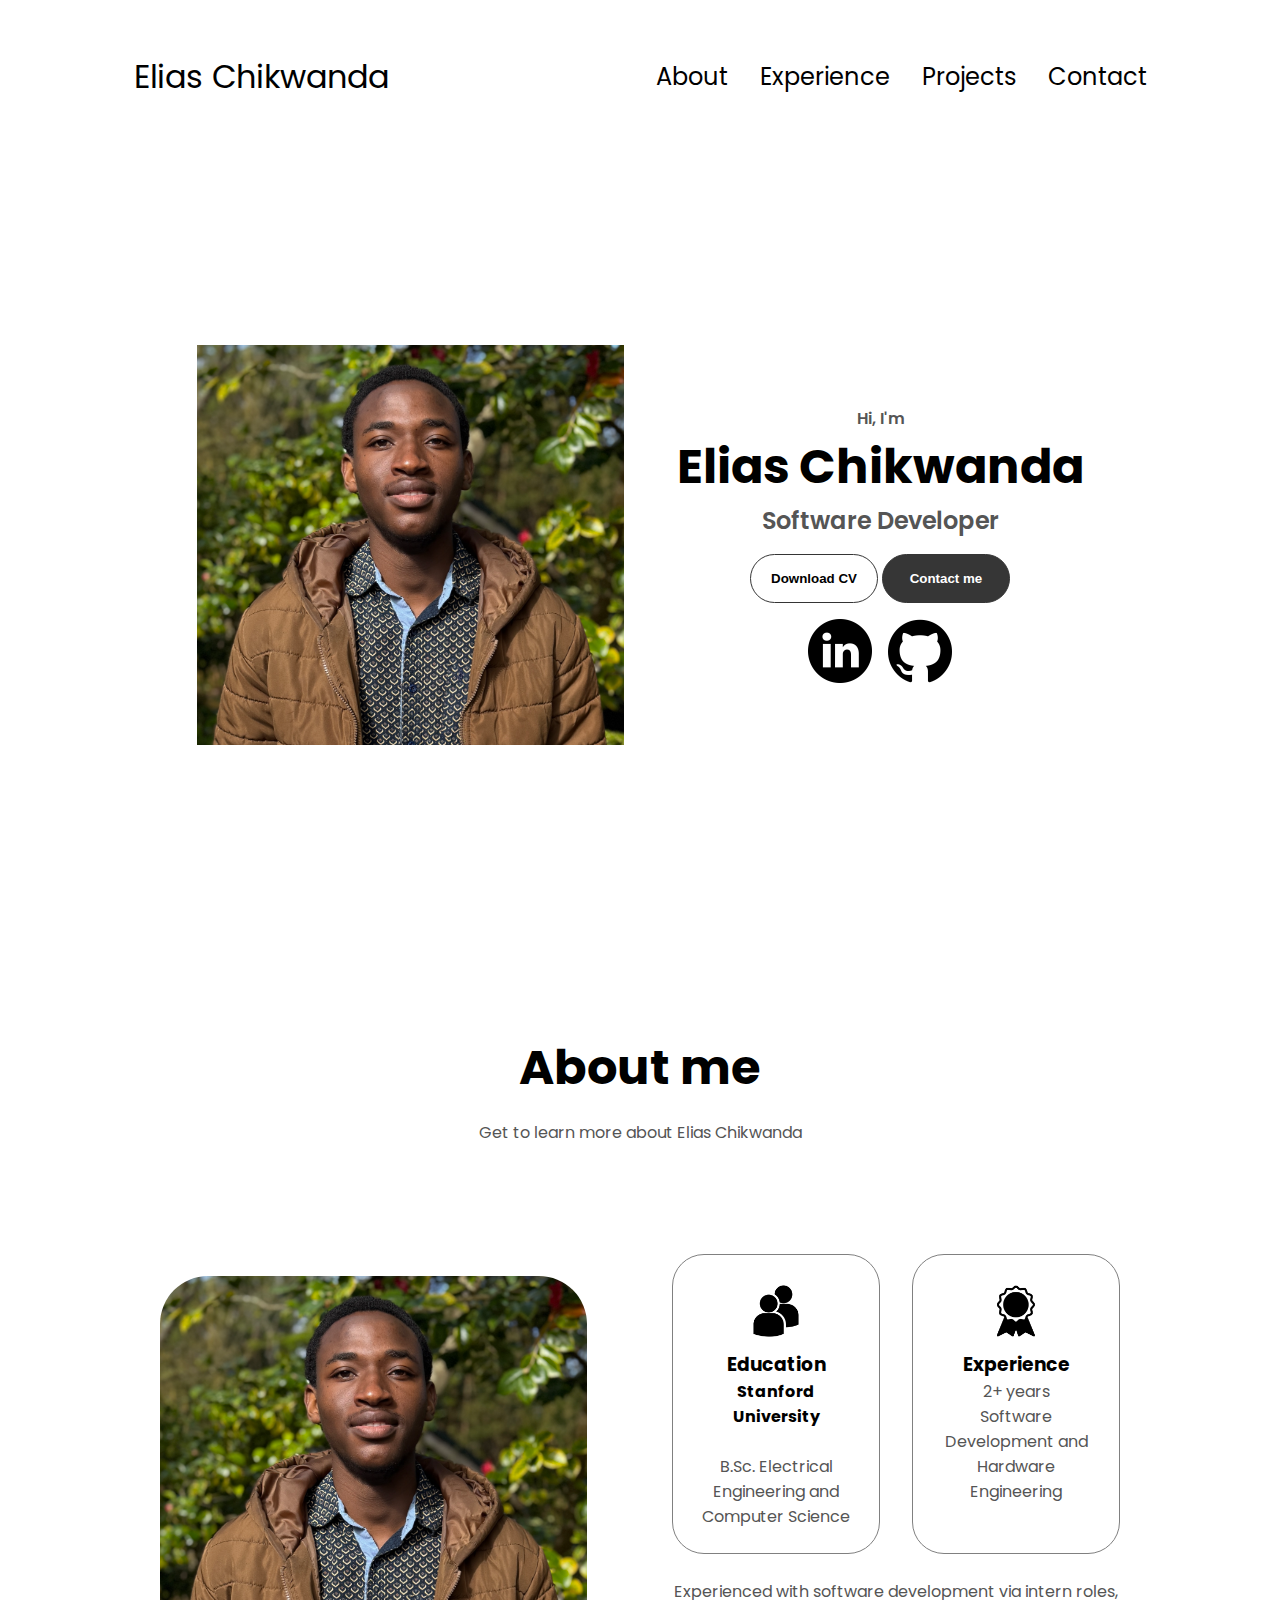
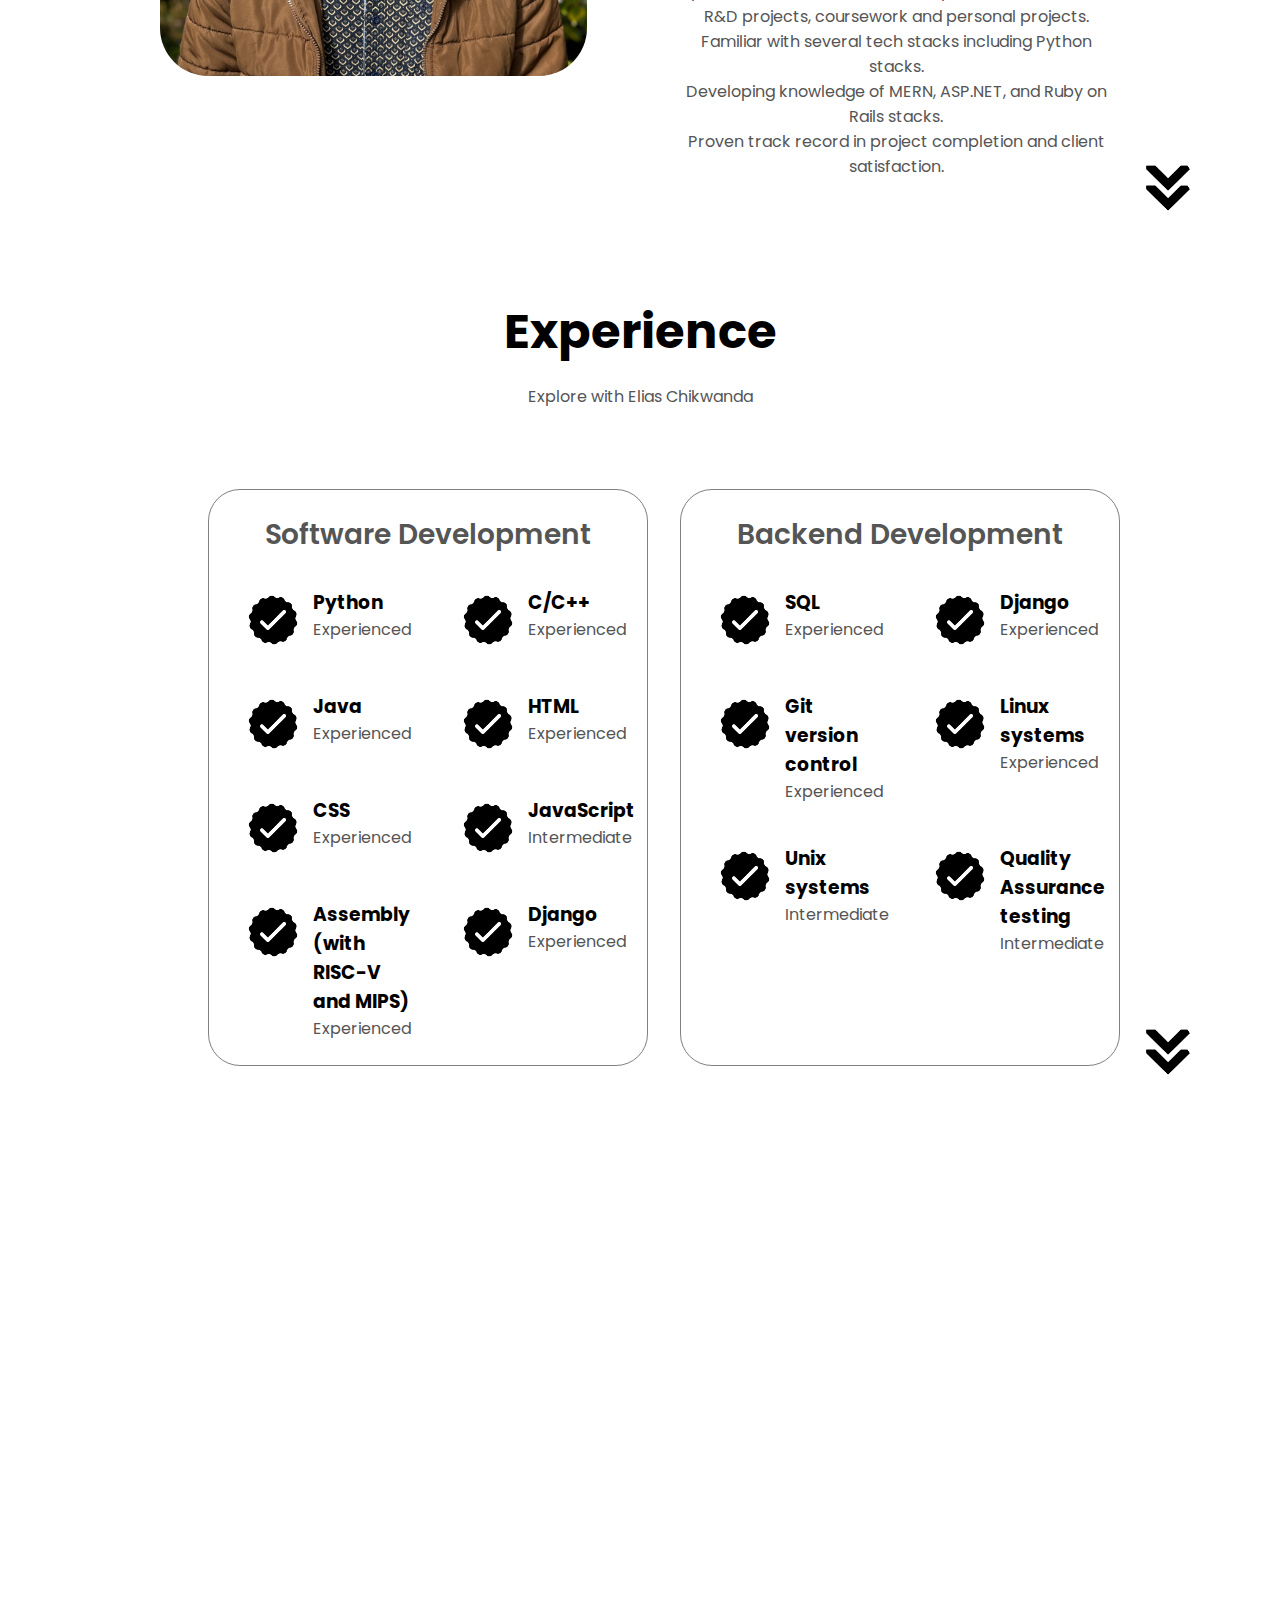
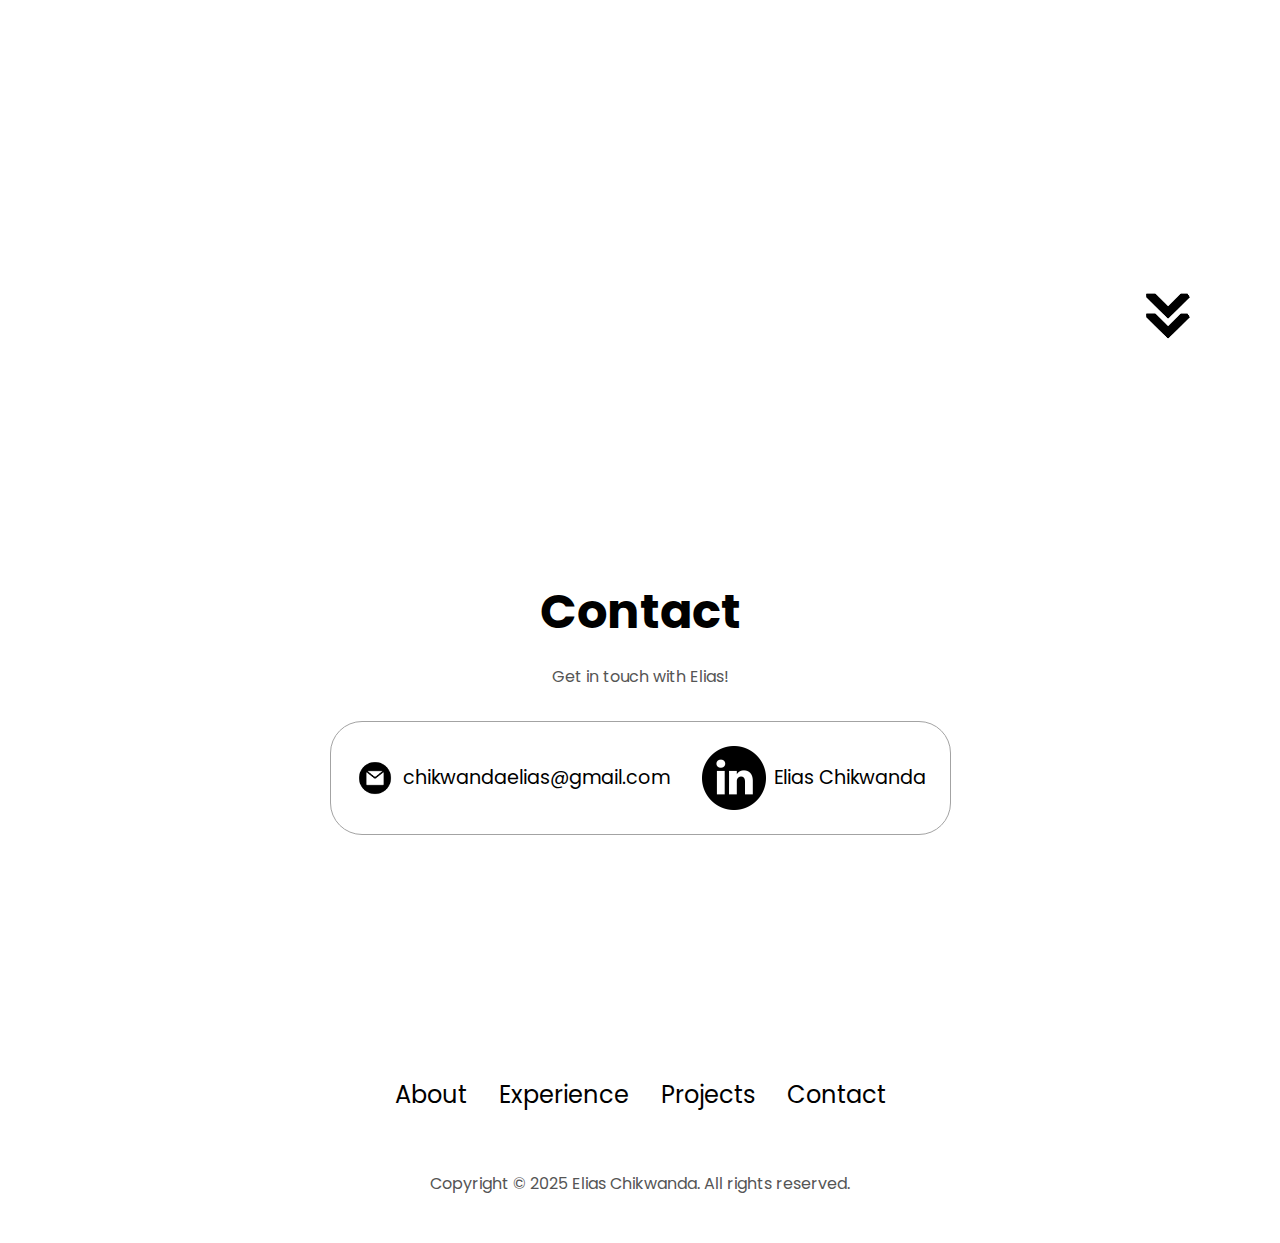
<file: index.html>
<!DOCTYPE html>
<html lang="en">
<head>
    <meta charset="UTF-8">
    <meta name="viewport" content="width=device-width, initial-scale=1.0">
    <title>Elias Chikwanda - Portfolio</title>
    <link rel=" stylesheet" href="style.css"/>
    <link rel=" stylesheet" href="mediaqueries.css"/>
    
</head>
<body>
    <nav id="desktop-nav">
        <div class = "logo">Elias Chikwanda</div>
        <div>
            <ul class = "nav-links">
                <li><a href="#about">About</a></li>
                <li><a href="#experience">Experience</a></li>
                <li><a href="#projects">Projects</a></li>
                <li><a href="#contact">Contact</a></li>
            </ul>
        </div>
    </nav>
    <nav id="hamburger-nav">
        <div class="logo">Elias Chikwanda</div>
        <div class="hamburger-menu">
            <div class="hamburger-icon" onclick="toggleMenu()">
                <span></span>
                <span></span>
                <span></span>
            </div>
            <div class="menu-links">
                <li><a href="#about" onclick="toggleMenu()">About</a></li>
                <li><a href="#experience" onclick="toggleMenu()">Experience</a></li>
                <li><a href="#projects" onclick="toggleMenu()">Projects</a></li>
                <li><a href="#contact" onclick="toggleMenu()">Contact</a></li>
            </div>
        </div>
    </nav>
    <section id="profile">
        <div class="section__pic-container">
            <img src="./assets/about-pic.png" alt="My profile picture" class="profile-pic"/>
        </div>
        <div class="section__text">
            <p class="section__text_p1">Hi, I'm</p>
            <h1 class="title">Elias Chikwanda</h1>
            <p class="section__text__p2">Software Developer</p>
            <div class="btn_container">
                <button class="btn btn-color-2" onclick="window.open('./assets/2025.7_elias_chikwanda_resume.pdf')">
                    Download CV
                </button>
                <button class="btn btn-color-1" onclick="location.href('./#contact')"> Contact me
                </button>
            </div>
            <div id="socials-container">
                <img src="./assets/linkedin.png" 
                alt="Developer's LinkedIn Profile"
                class="icon" 
                onclick="location.href='https://www.linkedin.com/in/eliaschikwanda/'"/>

                <img src="./assets/github.png" 
                alt="Developer's Github Profile"
                class="icon" 
                onclick="location.href='https://github.com/eliaschikwanda'"/>
            </div>
        </div>
    </section>
    <section id="about">
        
        <h1 class="title">About me</h1>
        <p class="section__text__p1">Get to learn more about Elias Chikwanda</p>
        <div class="section-container">
            <div class="section__pic-container">
                <img
                    src="./assets/about-pic.png"
                    alt="Profile picture"
                    class="about-pic"/>
            </div>
            <div class="about-details-container">
                <div class="about-containers">

                    <div class="details-container">
                        <img src="./assets/education.png"
                        alt="Education icon"
                        class="icon"/>
                        <h3>Education</h3>
                        <h4>Stanford University</h4><br/> 
                        <p>B.Sc. Electrical Engineering and Computer Science</p>
                    </div>

                    <div class="details-container">
                        <img src="./assets/experience.png"
                        alt="Experience icon"
                        class="icon"/>
                        <h3>Experience</h3>
                        <p>2+ years <br/>Software Development and Hardware Engineering</p>
                    </div>

            </div>
            <div class="text-container">
            </br>
                <p>Experienced with software development via intern roles, R&D projects, coursework and personal projects. <br> Familiar with several tech stacks including Python stacks.
                <br> Developing knowledge of MERN, ASP.NET, and Ruby on Rails stacks.
            <br> Proven track record in project completion and client satisfaction.</p>
            </div>
        </div>
    </div>
    <img src="./assets/arrow.png"
    alt="Arrow icon"
    class="icon arrow"
    onclick="location.href='./#experience'">
    </section>
    <section id="experience">
        
        <h1 class="title">Experience</h1>
        <p class="section__text__p1">Explore with Elias Chikwanda</p>
        <div class="experience-details-container">
            <div class="about-containers">

                <div class="details-container">
                    <h2 class="experience-sub-title">Software Development</h2>
                    <div class="article-container">

                        <article>
                            <img src="./assets/checkmark.png"
                            alt="Experience icon"
                            class="icon"
                            />
                            <div>
                                <h3>Python</h3>
                                <p>Experienced</p>
                            </div>
                        </article>
                        

                        <article>
                            <img src="./assets/checkmark.png"
                            alt="Experience icon"
                            class="icon"
                            />
                            <div>
                                <h3>C/C++</h3>
                                <p>Experienced</p>
                            </div>
                        </article>
  

                        <article>
                            <img src="./assets/checkmark.png"
                            alt="Experience icon"
                            class="icon"
                            />
                            <div>
                                <h3>Java</h3>
                                <p>Experienced</p>
                            </div>
                        </article>

                        <article>
                            <img src="./assets/checkmark.png"
                            alt="Experience icon"
                            class="icon"
                            />
                            <div>
                                <h3>HTML</h3>
                                <p>Experienced</p>
                            </div>
                        </article>

                        <article>
                            <img src="./assets/checkmark.png"
                            alt="Experience icon"
                            class="icon"
                            />
                            <div>
                                <h3>CSS</h3>
                                <p>Experienced</p>
                            </div>
                        </article>

                        <article>
                            <img src="./assets/checkmark.png"
                            alt="Experience icon"
                            class="icon"
                            />
                            <div>
                                <h3>JavaScript</h3>
                                <p>Intermediate</p>
                            </div>
                        </article>

                        <article>
                            <img src="./assets/checkmark.png"
                            alt="Experience icon"
                            class="icon"
                            />
                            <div>
                                <h3>Assembly (with RISC-V and MIPS)</h3>
                                <p>Experienced</p>
                            </div>
                        </article>

                        <article>
                            <img src="./assets/checkmark.png"
                            alt="Experience icon"
                            class="icon"
                            />
                            <div>
                                <h3>Django</h3>
                                <p>Experienced</p>
                            </div>
                        </article>

                    </div>
                </div>


                <div class="details-container">
                    <h2 class="experience-sub-title">Backend Development</h2>
                    <div class="article-container">

                        <article>
                            <img src="./assets/checkmark.png"
                            alt="Experience icon"
                            class="icon"
                            />
                            <div>
                                <h3>SQL</h3>
                                <p>Experienced</p>
                            </div>
                        </article>
                        

                        <article>
                            <img src="./assets/checkmark.png"
                            alt="Experience icon"
                            class="icon"
                            />
                            <div>
                                <h3>Django</h3>
                                <p>Experienced</p>
                            </div>
                        </article>

   

                        <article>
                            <img src="./assets/checkmark.png"
                            alt="Experience icon"
                            class="icon"
                            />
                            <div>
                                <h3>Git version control</h3>
                                <p>Experienced</p>
                            </div>
                        </article>
   

                        <article>
                            <img src="./assets/checkmark.png"
                            alt="Experience icon"
                            class="icon"
                            />
                            <div>
                                <h3>Linux systems</h3>
                                <p>Experienced</p>
                            </div>
                        </article>
   

                        <article>
                            <img src="./assets/checkmark.png"
                            alt="Experience icon"
                            class="icon"
                            />
                            <div>
                                <h3>Unix systems</h3>
                                <p>Intermediate</p>
                            </div>
                        </article>
                        
                        <article>
                            <img src="./assets/checkmark.png"
                            alt="Experience icon"
                            class="icon"
                            />
                            <div>
                                <h3>Quality Assurance testing</h3>
                                <p>Intermediate</p>
                            </div>
                        </article>

             

                    </div>
                </div>

            </div>
        </div>
        <img src="./assets/arrow.png"
    alt="Arrow icon"
    class="icon arrow"
    onclick="location.href='./#projects'">
    </section>
    <section id="projects">
        
        <!-- <h1 class="title">Projects</h1>
        <p class="section__text__p1">Browse my projects</p>
        <div class="experience-details-container">
            <div class="about-containers">
            <div class="details-container color-container">
                <div class="article-container">
                    <img src="./assets/terra1.png"
                        alt="Web Development with Terrascope"
                        class="project-img"/>
                </div>
                <h2 class="experience-sub-title project-title">Web Development</h2>
                <div class="btn-container">
                    
                    <button class="btn btn-color-2 project-btn"
                    onclick="location.href='https://terrascope2027.wpenginepowered.com/'">Project Demo</button>
                    
                </div>
            </div> -->
          </div>
        </div>

    <img src="./assets/arrow.png"
    alt="Arrow icon"
    class="icon arrow"
    onclick="location.href='./#projects'">    

    </section>
    <section id="contact">
        <h1 class="title"> Contact</h1>
        <p class="section__text__p1">Get in touch with Elias!</p>
        <div class="contact-info-upper-container">
            <div class="contact-info-container">
                <img src="./assets/email.png"
                alt="Email icon"
                class="icon contact-icon email-icon" />
                <p><a href="mailto:chikwandaelias@gmail.com">chikwandaelias@gmail.com</a></p>
            </div>

            
                <div class="contact-info-container">
                    <img src="./assets/linkedin.png"
                    alt="Email icon"
                    class="icon contact-icon"/>
                    <p><a href="https://linkedin.com/in/eliaschikwanda">Elias Chikwanda</a></p>
                </div>
        </div>
    </section>
    <footer>
        <nav>
            <div class="nav-links-cointainer">
                <ul class = "nav-links">
                    <li><a href="#about">About</a></li>
                    <li><a href="#experience">Experience</a></li>
                    <li><a href="#projects">Projects</a></li>
                    <li><a href="#contact">Contact</a></li>
                </ul>
            </div>
        </nav>
        <p>Copyright &#169; 2025 Elias Chikwanda. All rights reserved.</p>
    </footer>
    <script src="script.js"></script>
</body>
</html>
</file>
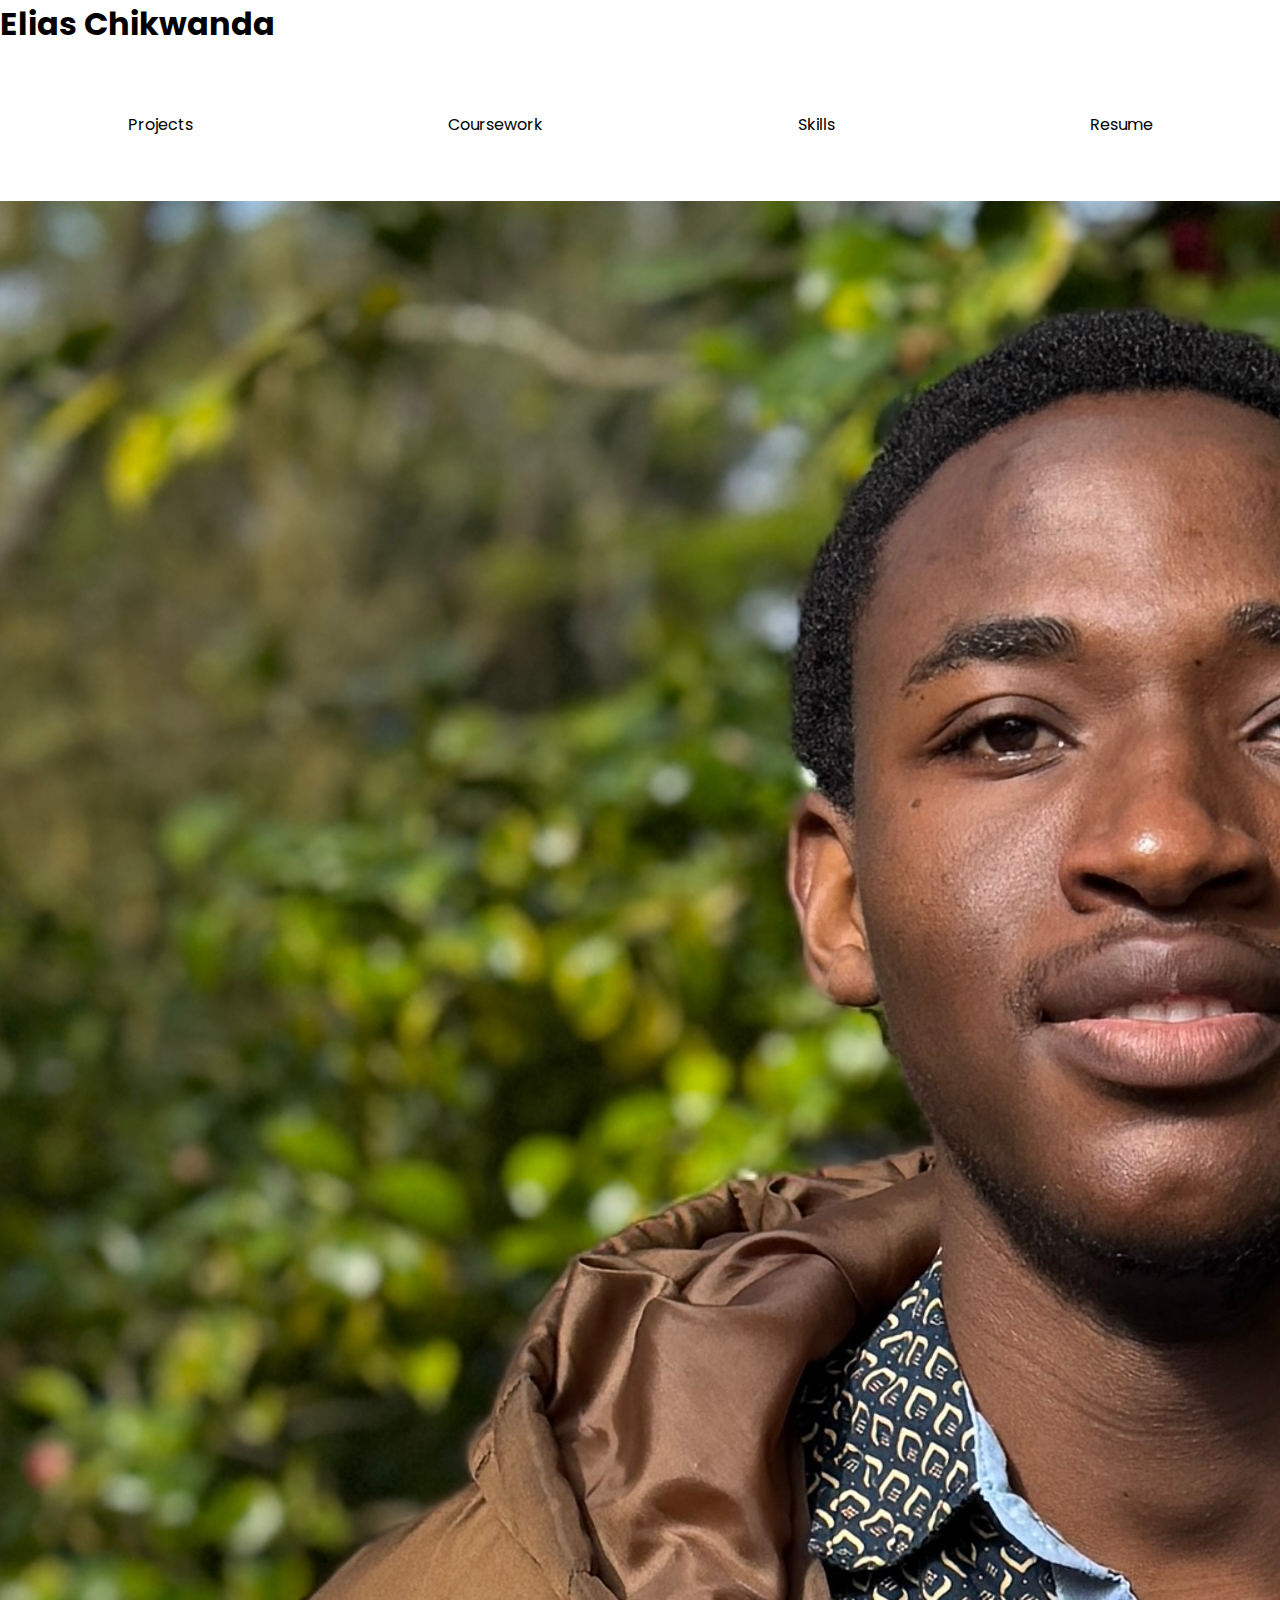
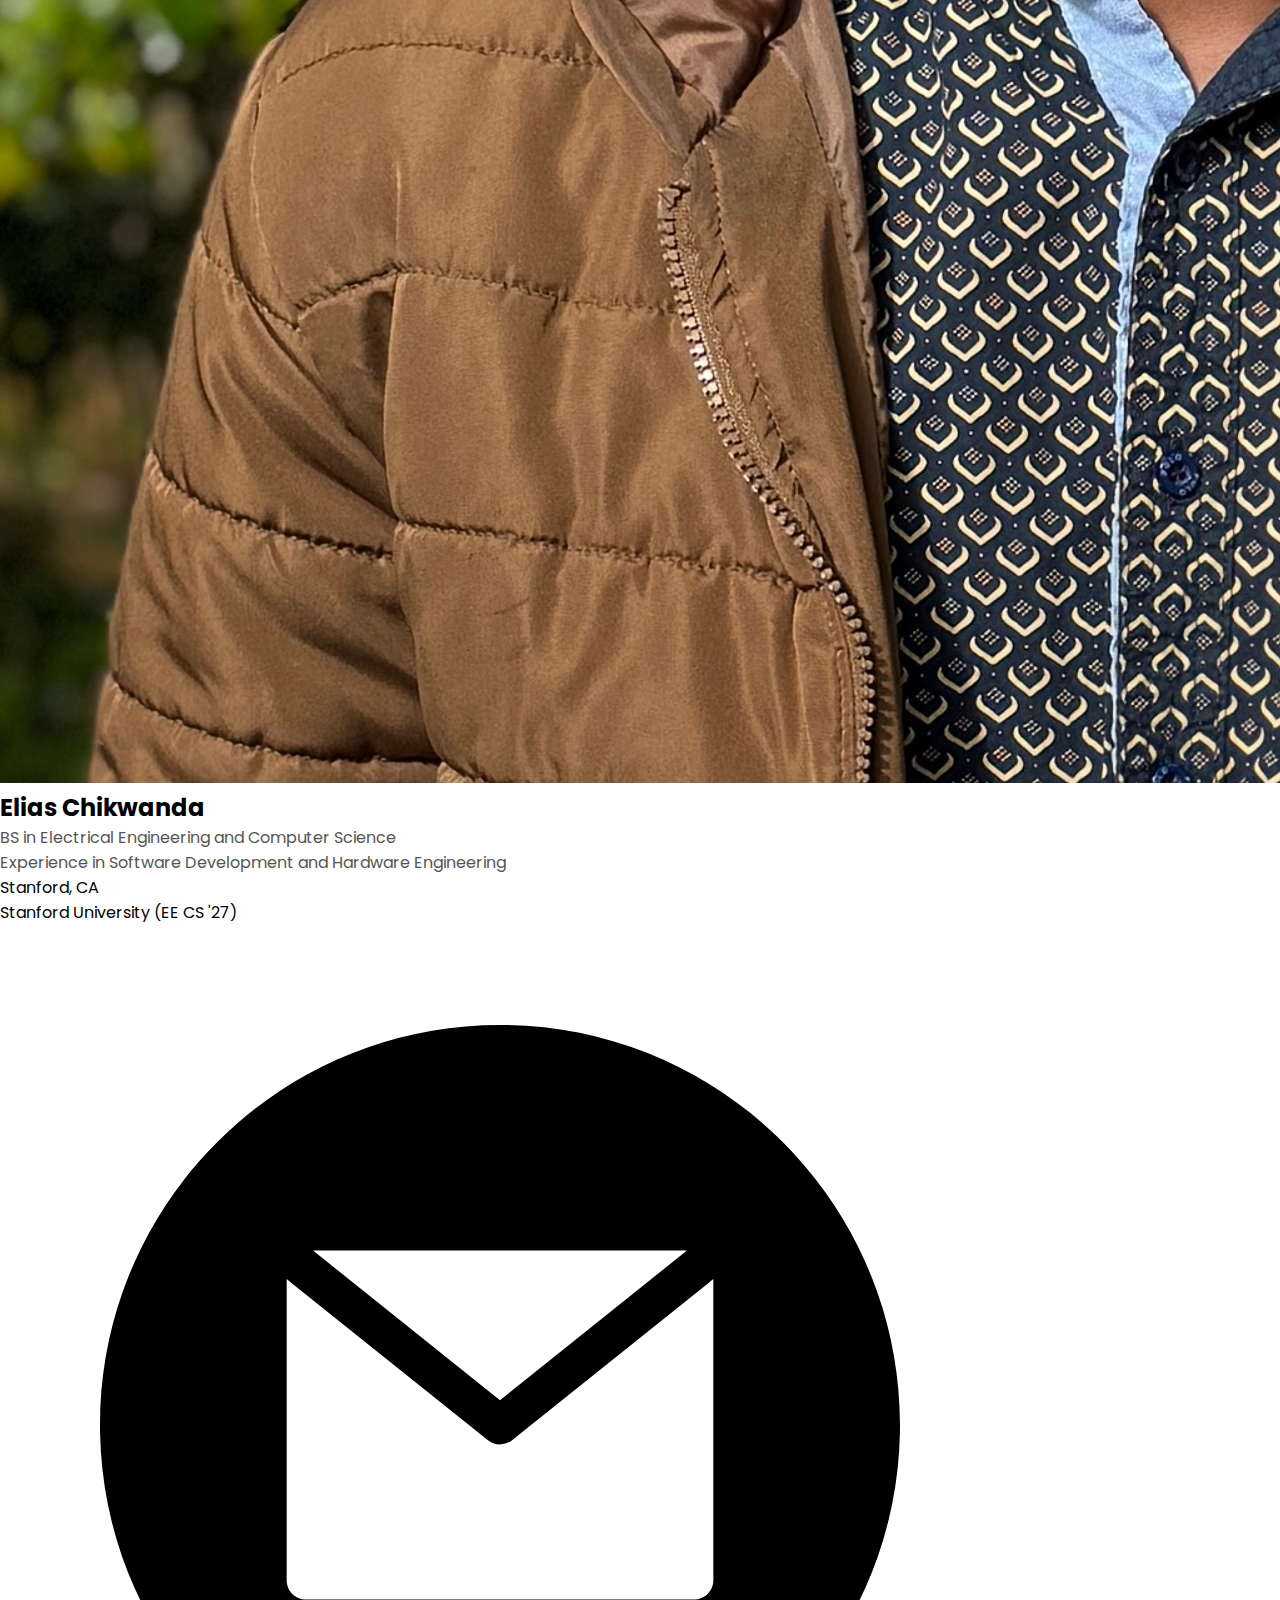
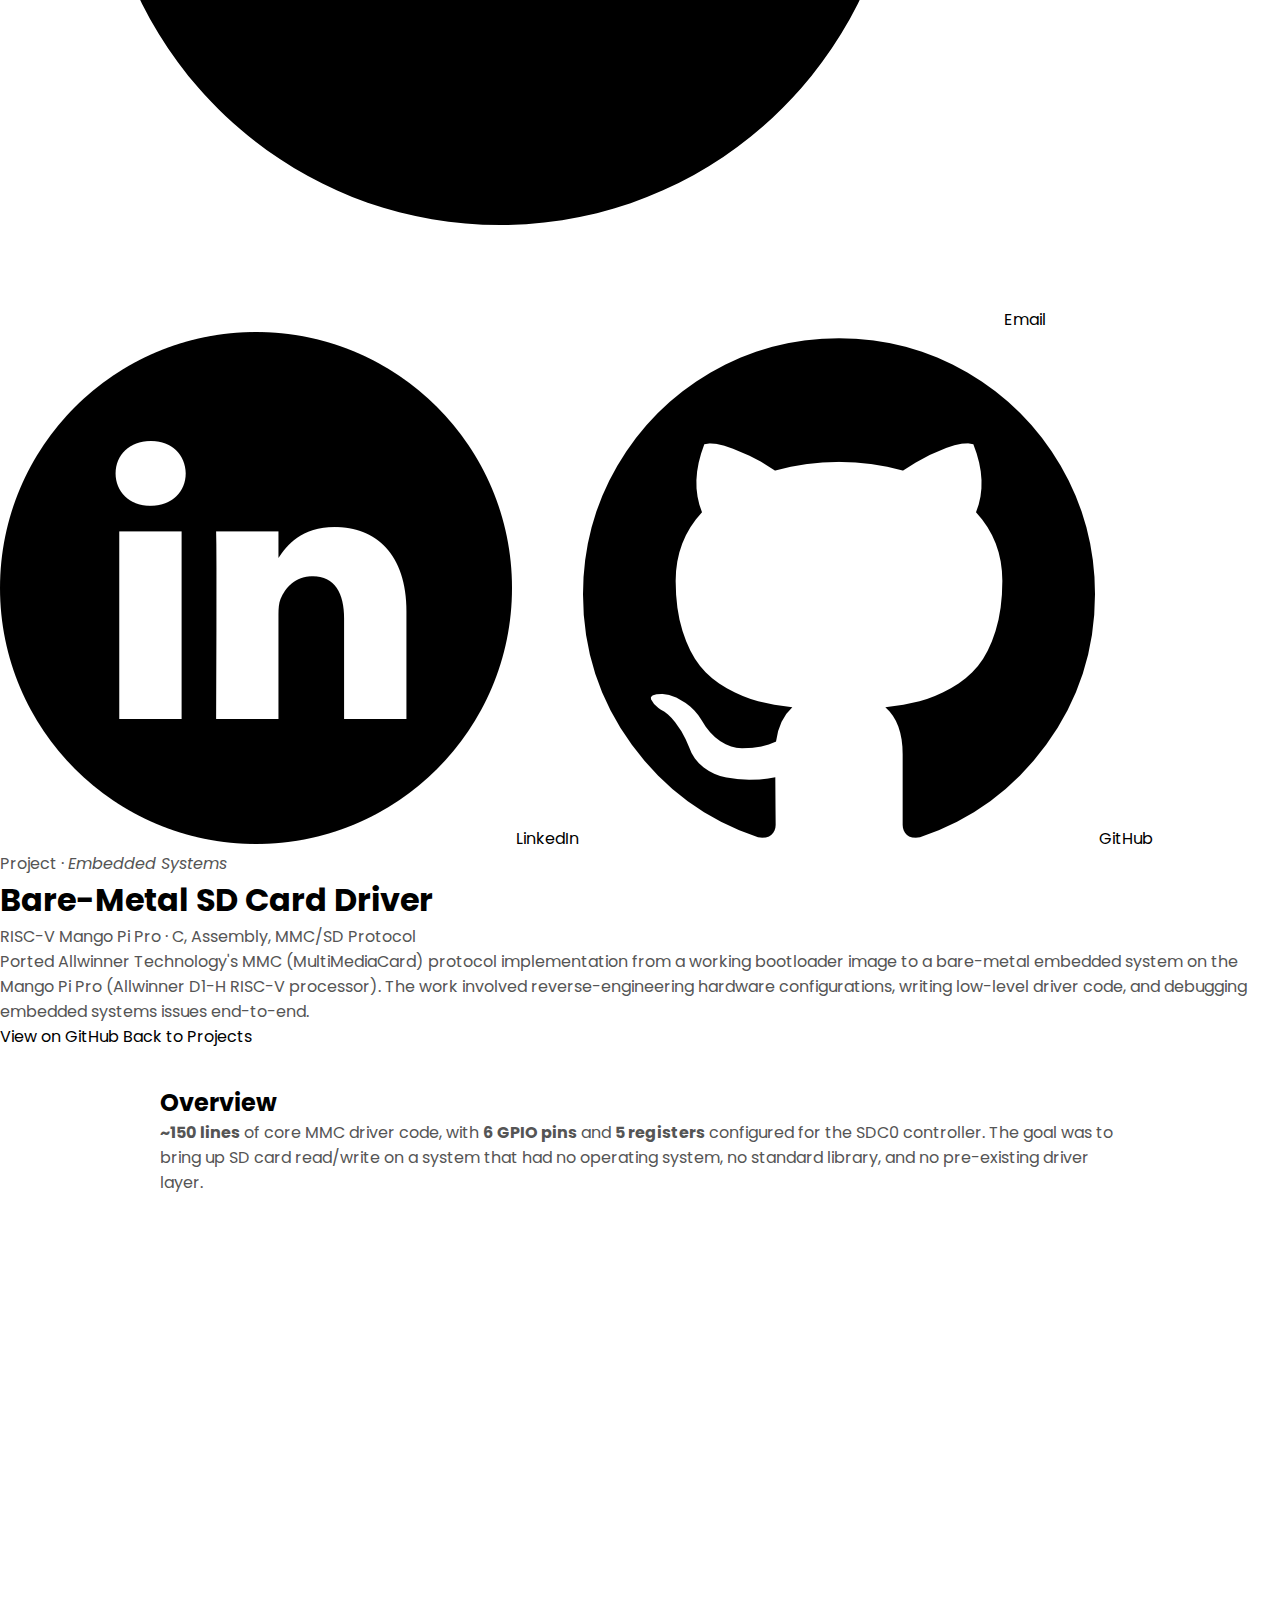
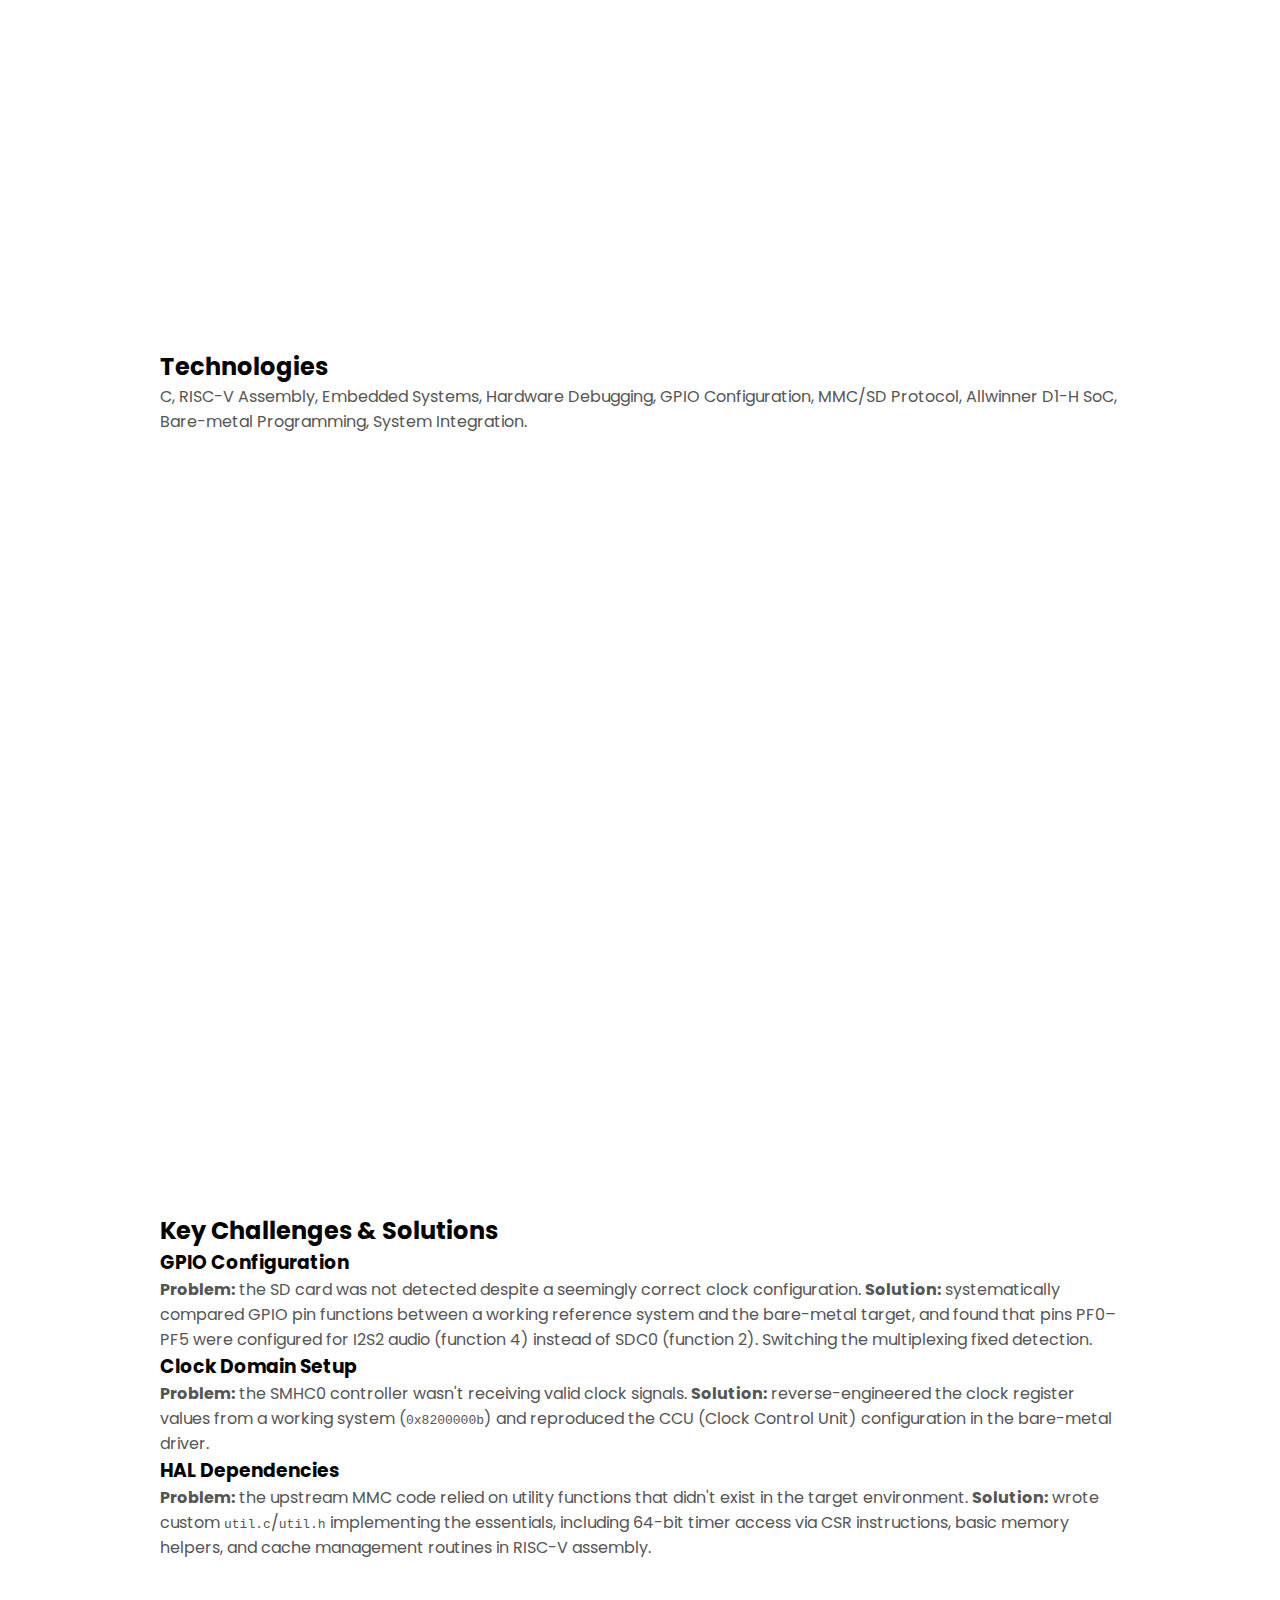
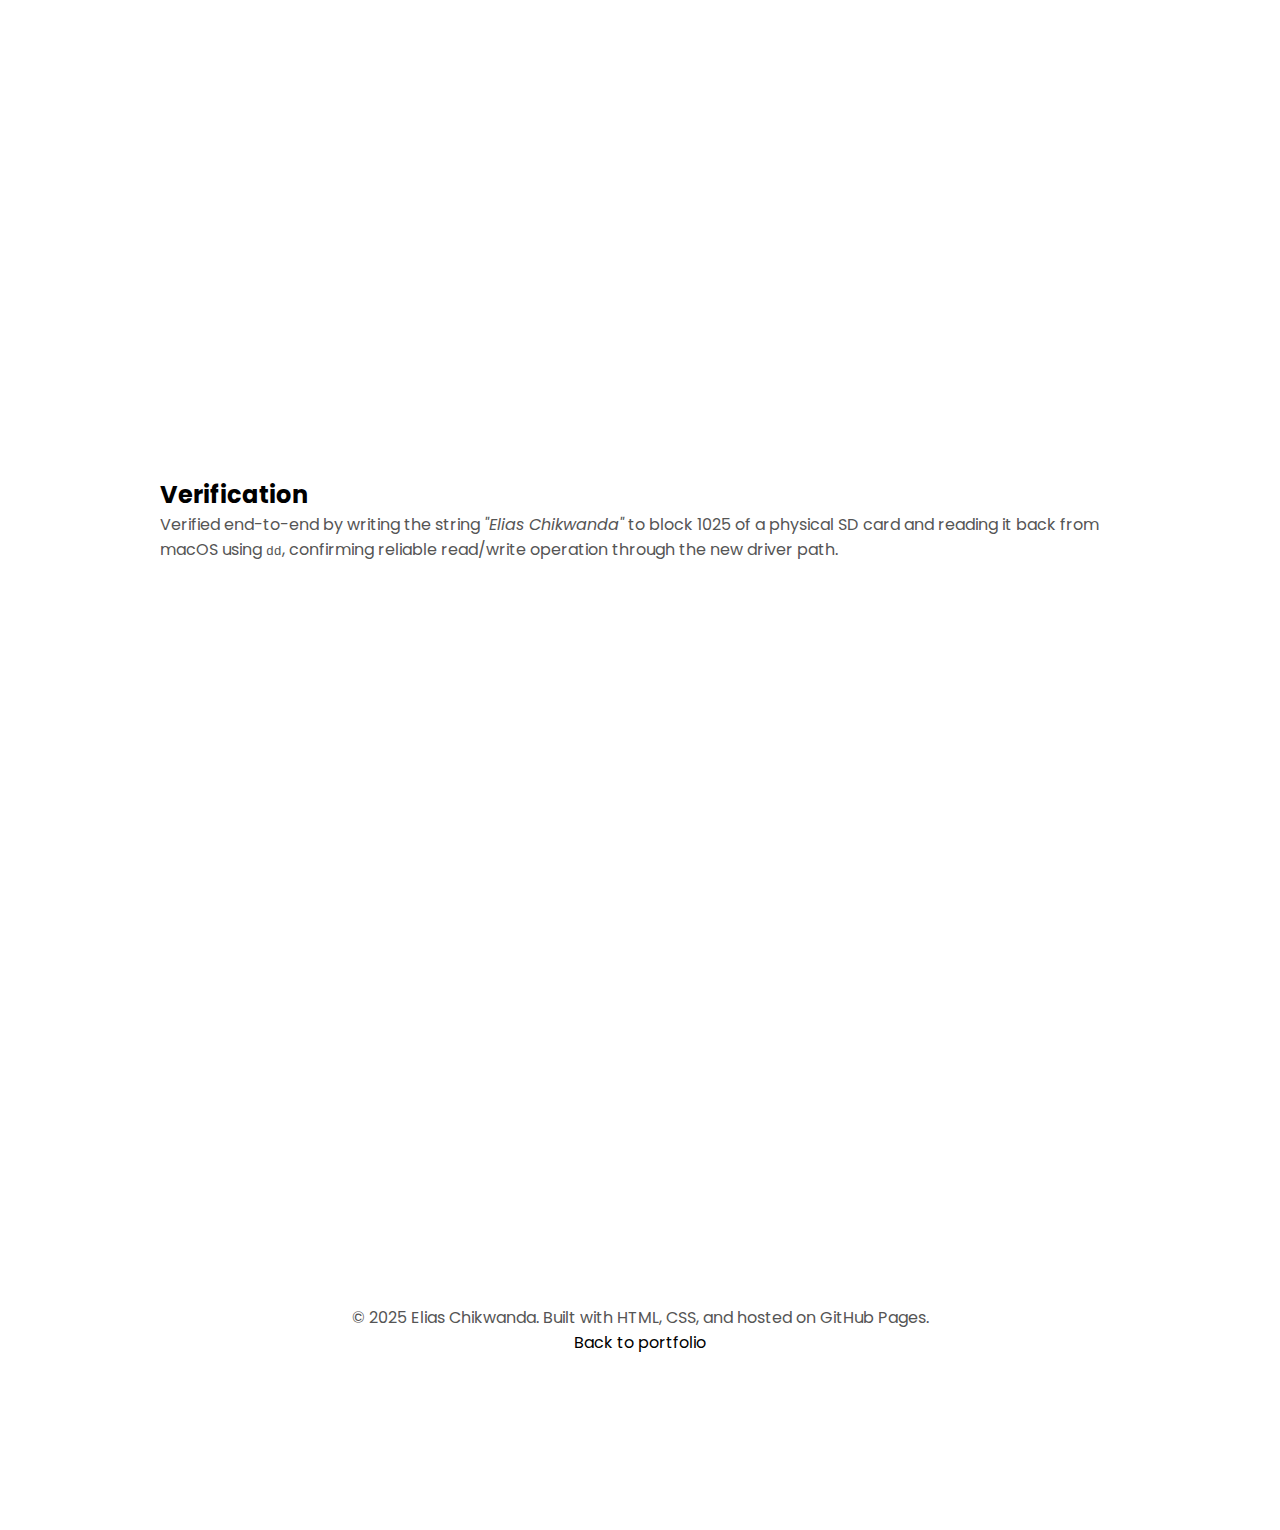
<file: mmc-port.html>
<!DOCTYPE html>
<html lang="en">
<head>
    <meta charset="UTF-8">
    <meta name="viewport" content="width=device-width, initial-scale=1.0">
    <title>Bare-Metal SD Card Driver - Elias Chikwanda</title>
    <link rel="stylesheet" href="style.css">
</head>
<body>
    <!-- Fixed Header -->
    <header class="main-header">
        <div class="header-content">
            <h1>Elias Chikwanda</h1>
            <nav class="header-nav">
                <a href="index.html#projects">Projects</a>
                <a href="index.html#coursework">Coursework</a>
                <a href="index.html#skills">Skills</a>
                <a href="assets/2025.7_elias_chikwanda_resume.pdf" target="_blank">Resume</a>
            </nav>
        </div>
    </header>

    <!-- Fixed Sidebar -->
    <aside class="sidebar">
        <div class="sidebar-content">
            <div class="profile-photo">
                <img src="assets/elias_chikwanda_prof_pic.png" alt="Elias Chikwanda" />
            </div>
            <h2>Elias Chikwanda</h2>
            <p class="sidebar-title">BS in Electrical Engineering and Computer Science</p>

            <p class="sidebar-middle">Experience in Software Development and Hardware Engineering</p>

            <div class="sidebar-location">
                Stanford, CA<br>
                Stanford University (EE CS '27)
            </div>

            <div class="sidebar-links">
                <a href="mailto:eliaschi@stanford.edu">
                    <img src="assets/email.png" alt="Email"> Email
                </a>
                <a href="https://linkedin.com/in/eliaschikwanda/" target="_blank">
                    <img src="assets/linkedin.png" alt="LinkedIn"> LinkedIn
                </a>
                <a href="https://github.com/eliaschikwanda" target="_blank">
                    <img src="assets/github.png" alt="GitHub"> GitHub
                </a>
            </div>
        </div>
    </aside>

    <!-- Main Content -->
    <main class="main-content">
        <div class="intro-section">
            <div class="tagline">
                <p>Project · <em>Embedded Systems</em></p>
            </div>
            <h1 class="page-title">Bare-Metal SD Card Driver</h1>
            <p class="page-subtitle">RISC-V Mango Pi Pro · C, Assembly, MMC/SD Protocol</p>
            <p>
                Ported Allwinner Technology's MMC (MultiMediaCard) protocol implementation from a working
                bootloader image to a bare-metal embedded system on the Mango Pi Pro (Allwinner D1-H RISC-V
                processor). The work involved reverse-engineering hardware configurations, writing low-level
                driver code, and debugging embedded systems issues end-to-end.
            </p>
            <div class="project-links">
                <a href="https://github.com/eliaschikwanda/mango-pi-mmc" target="_blank">View on GitHub</a>
                <a href="index.html#projects">Back to Projects</a>
            </div>
        </div>

        <section class="section">
            <h2>Overview</h2>
            <p>
                <strong>~150 lines</strong> of core MMC driver code, with <strong>6 GPIO pins</strong> and
                <strong>5 registers</strong> configured for the SDC0 controller. The goal was to bring up
                SD card read/write on a system that had no operating system, no standard library, and no
                pre-existing driver layer.
            </p>
        </section>

        <section class="section">
            <h2>Technologies</h2>
            <p>
                C, RISC-V Assembly, Embedded Systems, Hardware Debugging, GPIO Configuration,
                MMC/SD Protocol, Allwinner D1-H SoC, Bare-metal Programming, System Integration.
            </p>
        </section>

        <section class="section">
            <h2>Key Challenges &amp; Solutions</h2>

            <h3>GPIO Configuration</h3>
            <p>
                <strong>Problem:</strong> the SD card was not detected despite a seemingly correct clock
                configuration.
                <strong>Solution:</strong> systematically compared GPIO pin functions between a working
                reference system and the bare-metal target, and found that pins PF0–PF5 were configured for
                I2S2 audio (function 4) instead of SDC0 (function 2). Switching the multiplexing fixed
                detection.
            </p>

            <h3>Clock Domain Setup</h3>
            <p>
                <strong>Problem:</strong> the SMHC0 controller wasn't receiving valid clock signals.
                <strong>Solution:</strong> reverse-engineered the clock register values from a working
                system (<code>0x8200000b</code>) and reproduced the CCU (Clock Control Unit) configuration
                in the bare-metal driver.
            </p>

            <h3>HAL Dependencies</h3>
            <p>
                <strong>Problem:</strong> the upstream MMC code relied on utility functions that didn't
                exist in the target environment.
                <strong>Solution:</strong> wrote custom <code>util.c</code>/<code>util.h</code> implementing
                the essentials, including 64-bit timer access via CSR instructions, basic memory helpers,
                and cache management routines in RISC-V assembly.
            </p>
        </section>

        <section class="section">
            <h2>Verification</h2>
            <p>
                Verified end-to-end by writing the string <em>"Elias Chikwanda"</em> to block 1025 of a
                physical SD card and reading it back from macOS using <code>dd</code>, confirming reliable
                read/write operation through the new driver path.
            </p>
        </section>

        <footer class="footer">
            <p>© 2025 Elias Chikwanda. Built with HTML, CSS, and hosted on GitHub Pages.</p>
            <p><a href="index.html">Back to portfolio</a></p>
        </footer>
    </main>
</body>
</html>
</file>
<file: mediaqueries.css>
@media screen and (max-width:1400px) {
    #profile{
        height: 83vh;
        margin-bottom: 6rem;
    }
    .about-containers{
        flex-wrap: wrap;
    }
}


@media screen and (max-width: 1200px) {

    #desktop-nav {
        display: none;
    }
    #hamburger-nav{
        display: flex;
    }
    #experience, .experience-details-container{
        margin-top: 2rem;
    }
    #profile, .section-container{
        display: block;
    }
    .arrow{
        display: none;
    }
    section, .section-container{
        height: fit-content;
    }
    section{
        margin: 0 5%;
    }
    .section__pic-container{
        width: 275px;
        height: 275px;
        margin: 0 auto 2 rem;
    }
    .about-containers{
        margin-top: 0;
    }
}

@media screen and (max-width: 600px){
    #contact,
    footer{
        height: 40vh;
    }
    #profile{
        margin-bottom: 0;
        height: 83vh;
    }
    article{
        font-size: 1rem;
    }
    footer nav{
        height: fit-content;
        margin-bottom: 2rem;
    }
    .about-containers, .contact-info-upper-container,.btn-container{
        flex-wrap: wrap;
    }
    .contact-info-container{
        margin: 0;
    }
    .contact-info-container p,
    .nav-links li a{
        font-size: 1rem;
    }
    .experience-sub-title{
        font-size: 1.25rem;
    }
    .logo{
        font-size: 1.5rem;
    }
    .nav-links{
        flex-direction: column;
        gap: 0.5rem;
        text-align: center;
    }
    .section__pic-container{
        width: auto;
        height: 46vw;
        justify-content: center;
    }
    .section__text__p2{
        font-size: 1.25rem;
    }
    .title{
        font-size: 2rem;
    }
    .text-container{
        text-align: justify;
    }
}
</file>
<file: style.css>
/* resetting to default*/

@import url('https://fonts.googleapis.com/css2?family=Poppins:ital,wght@0,400;0,500;0,600;1,600&display=swap');
* {
    padding: 0;
    margin: 0;
}

body{
    font-family: "Poppins", sans-serif;

}

html {
    scroll-behavior: smooth;
}

p {
    color: rgb(85, 85, 85);
}

/* transitions */

a,
.btn {
    transition: all 300ms ease;
}

/* desktop navigation */

nav,
.nav-links {
    display: flex;
}

nav {
    justify-content: space-around;
    align-items: center;
    height: 17vh;
}

.nav-links {
    gap: 2rem;
    list-style: none;
    font-size: 1.5rem;
}

a {
    color: black;
    text-decoration: none;
    text-decoration-color: white;

}

a:hover{
    color: grey;
    text-decoration: underline;
    text-underline-offset: 1rem;
    text-decoration-color: rgb(181, 181, 181);
}

.logo {
    font-size: 2rem;
}

.logo:hover{
    cursor: default;
}

/* hamburger menu*/
#hamburger-nav {
    display: none;
}

.hamburger-menu{
    position: relative;
    display: inline-block;
}

.hamburger-icon{
    display: flex;
    flex-direction: column;
    justify-content: space-between;
    height: 24px;
    width: 30px;
    cursor: pointer;
}

.hamburger-icon span {
    width: 100%;
    height: 2px;
    background-color: black;
    transition: all 0.3 ease-in-out;
}

.menu-links {
    position: absolute;
    top: 100%;
    right: 0;
    background-color: white;
    width: fit-content;
    max-height: 0;
    overflow: hidden;
    transition: all 0.3 ease-in-out;
}

.menu-links a {
    display: block;
    padding: 10px;
    text-align: center;
    font-size: 1.5rem;
    color: black;
    text-decoration: none;
    transition: all 0.3 ease-in-out;
}

.menu-links li {
    list-style: none;
}

.menu-links.open {
    max-height: 300px;
}

.hamburger-icon.open span:first-child{
    transform: rotate(45deg) translate(10px, 5px);
}
.hamburger-icon.open span:nth-child(2){
    opacity: 0;
}

.hamburger-icon.open span:last-child{
    transform: rotate(-45deg) translate(10px, -5px);
}
.hamburger-icon span:first-child{
    transform: none;
}
.hamburger-icon span:first-child{
    opacity: 1;
}
.hamburger-icon span:first-child{
    transform: none;
}

/* sections on website*/

section{
    height: 96vh;
    margin: 0 10rem;
    box-sizing: border-box;
    padding-top: 4vh;
    min-height: fit-content;
}

.section-container{
    display: flex;
}

/* profile section */
#profile{
    display: flex;
    justify-content: center;
    gap: 5rem;
    height: 80vh;
}

.section__pic-container{
    height: 400px;
    width: 400px;
    display: flex;
    margin: auto 0;
}

.section__text{
    align-self: center;
    text-align: center;

}

.section__text p{
    font-weight: 600;
}

.section__text__p1{

    margin-top: 1rem;
    text-align: center;
}

.section__text__p2{
    font-size: 1.5rem;
    margin-bottom: 1rem;
}

.title{
    font-size: 3rem;
    text-align: center;

}

#socials-container{
    display: flex;
    justify-content: center;
    margin-top: 1rem;
    gap: 1rem;
}

/* icons section */

.icon{
    cursor: pointer;
    height: 4rem;

}

/* buttons */

.btn-container{
    display: flex;
    justify-content: center;
    gap: 1rem;
}

.btn{
    font-weight: 600;
    transition: all 300ms ease;
    border-radius: 2rem;
    padding: 1rem;
    width: 8rem;
}

.btn-color-1,
.btn-color-2{
    border: rgb(53, 53, 53) 0.1rem solid;
}

.btn-color-1:hover,
.btn-color-2:hover{
    cursor: pointer;
}

.btn-color-1,
.btn-color-2:hover{
    background: rgb(54, 54, 54);
    color: white;
}

.btn-color-1:hover{
    background: black;
}

.btn-color-2{
   background: none;
}

.btn-color-2:hover{
    border: white 0.1rem solid;
}

.btn-container{
    gap: 1rem;
}



/*about section */
#about{
    position: relative;
}

.about-containers{
    margin-left: 3rem;
    gap: 2rem;
 
    
}

.about-details-container{
    justify-content: center;
    flex-direction: column;
}

.about-containers,
.about-details-container{
    display: flex;
}

.about-pic{
    border-radius: 3rem;
}

.arrow{
    position: absolute;
    bottom: 2.5rem;
    right: -5rem;
}

.details-container{
    padding: 1.5rem;
    flex: 1;
    border-radius: 2rem;
    background: white;
    border-color: grey;
    text-align: center;
    border: grey 0.1rem solid;
    margin-top: 5rem;
    
}

.section-container{
    gap: 4rem;
    height: 80%;
    
}

.section__pic-container{
    height: 400px;
    width: 400px;
    margin: auto 0;
}


/* experience section */
#experience{
    position: relative;
}

.experience-sub-title{
    color: rgb(85, 85, 85);
    font-size: 1.75rem;
    font-weight: 600;
    margin-bottom: 2rem;
}

.experience-details-container{
    display: flex;
    justify-content: center;
    flex-direction: column;
}

.article-container{
    display: flex;
    flex-wrap: wrap;
    flex-direction: row;
    text-align: initial;
    gap: 2.5rem;
    justify-content: space-around;

}

article{
    display: flex;
    width: 10rem;
    gap: 0.5rem;
    justify-content: space-around;
}

article .icon{
    cursor: default;
}


/* projects */
#projects{
    position: relative;
}

.color-container{
    border-color: rgb(163, 163, 163);
    background: white;
}

.project-img{
    border-radius: 2rem;
    width: 90%;
    height: 90%;
}

.project-title{
    margin: 1rem;
    color: black;
}

.project-btn{
    color: black;
    border-color: rgb(163, 163, 163);
}

/* contact info section */
#contact {
    display: flex;
    justify-content: center;
    flex-direction: column;
    height: 70vh;
}

.contact-info-upper-container{
    display: flex;
    justify-content: center;
    border-radius: 2rem;
    border: blue 0.1rem solid;
    border-color: rgb(163, 163, 163);
    margin: 2rem auto;
    padding: 0.5rem;
    background: white;

}

.contact-info-container{
    display: flex;
    align-items: center;
    justify-content: center;
    margin: 1rem;
    gap: 0.5rem;
}

.contact-info-container p{
    font-size: larger;
}

.contact-icon{
    cursor: default;
}

.email-icon{
    height: 2.5rem;
}

/* footer section */

footer{
    height: 25vh;
    margin: 0 1 rem;
}

footer p{
    text-align: center;
}

/* text container */
#text-container{
    margin-left: 10rem;

}

.text-container p{
    margin-left: 3rem;
    text-align: center;
}
</file>
